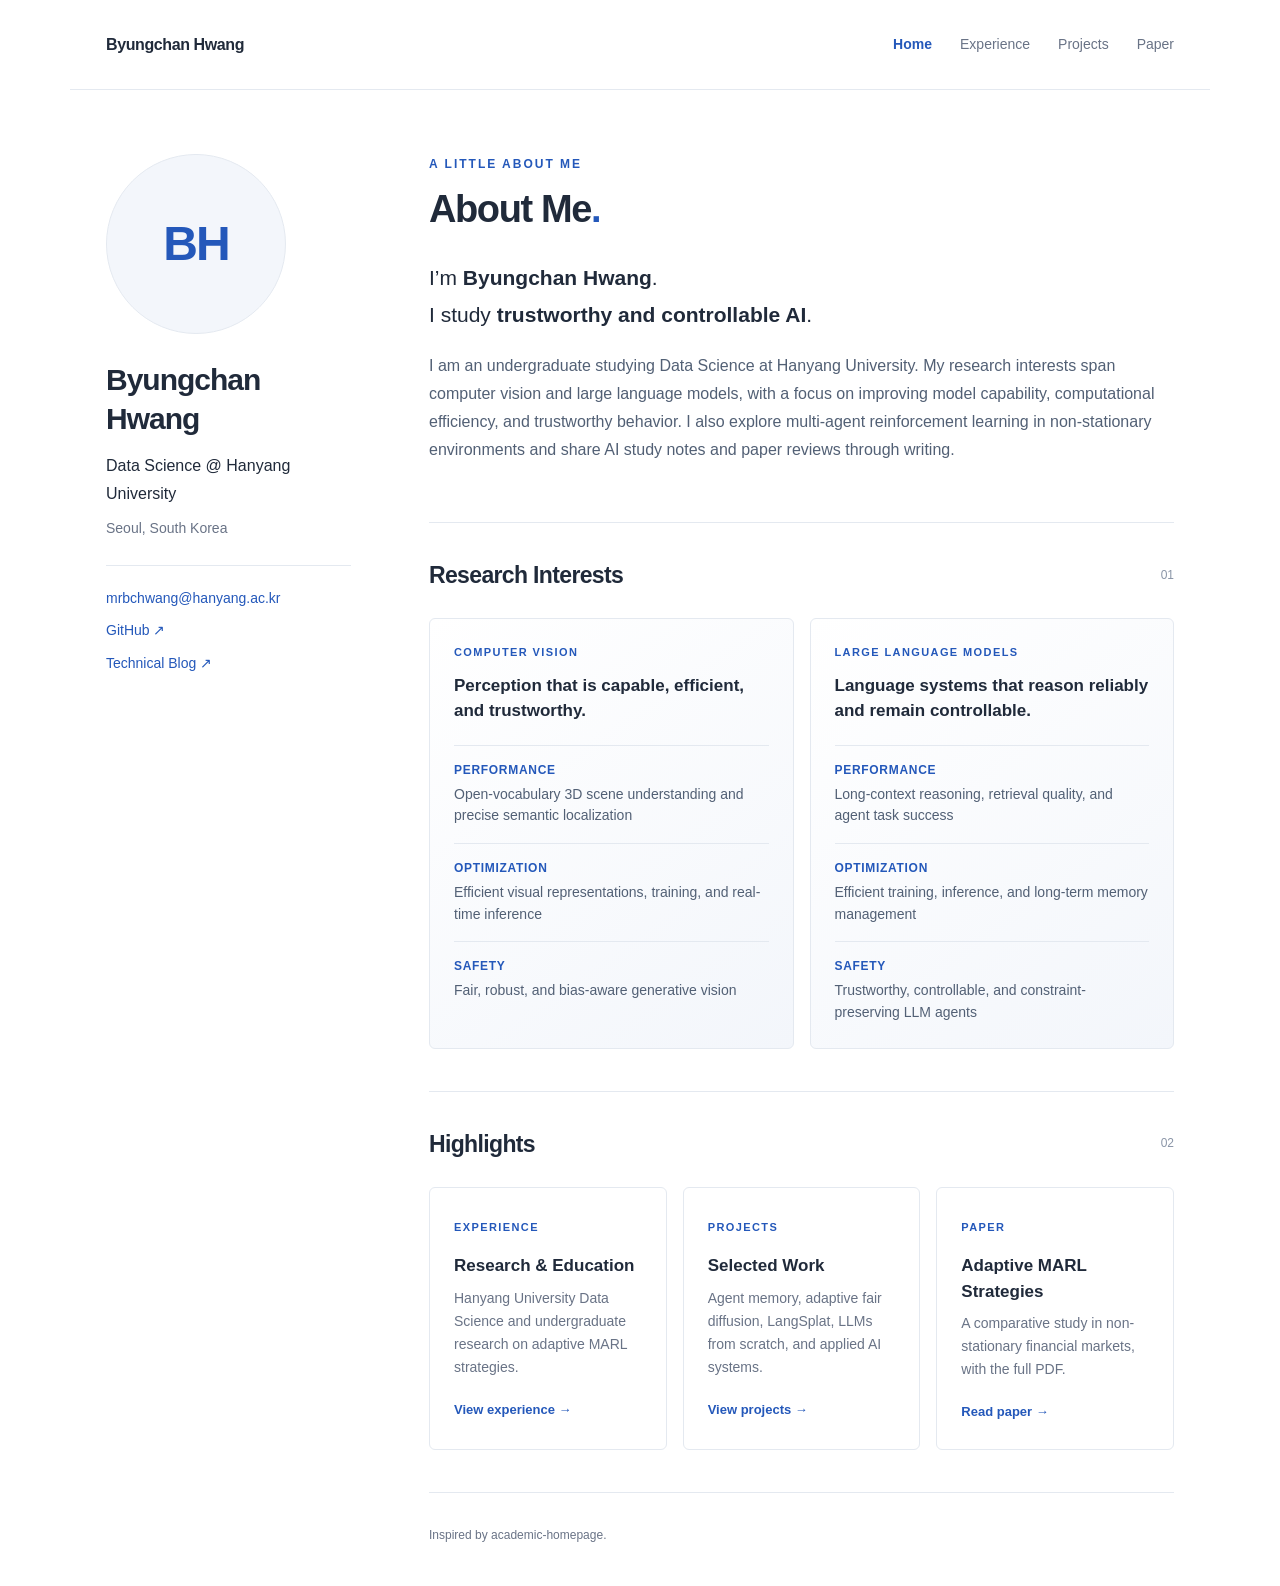
<file: index.html>
<!doctype html><html lang="en"><head><meta charset="utf-8"><meta name="viewport" content="width=device-width, initial-scale=1"><meta http-equiv="refresh" content="0; url=home/"><link rel="canonical" href="https://hanyangchan.github.io/home/"><title>Byungchan Hwang</title></head><body><p><a href="home/">Continue to the homepage</a></p></body></html>
</file>
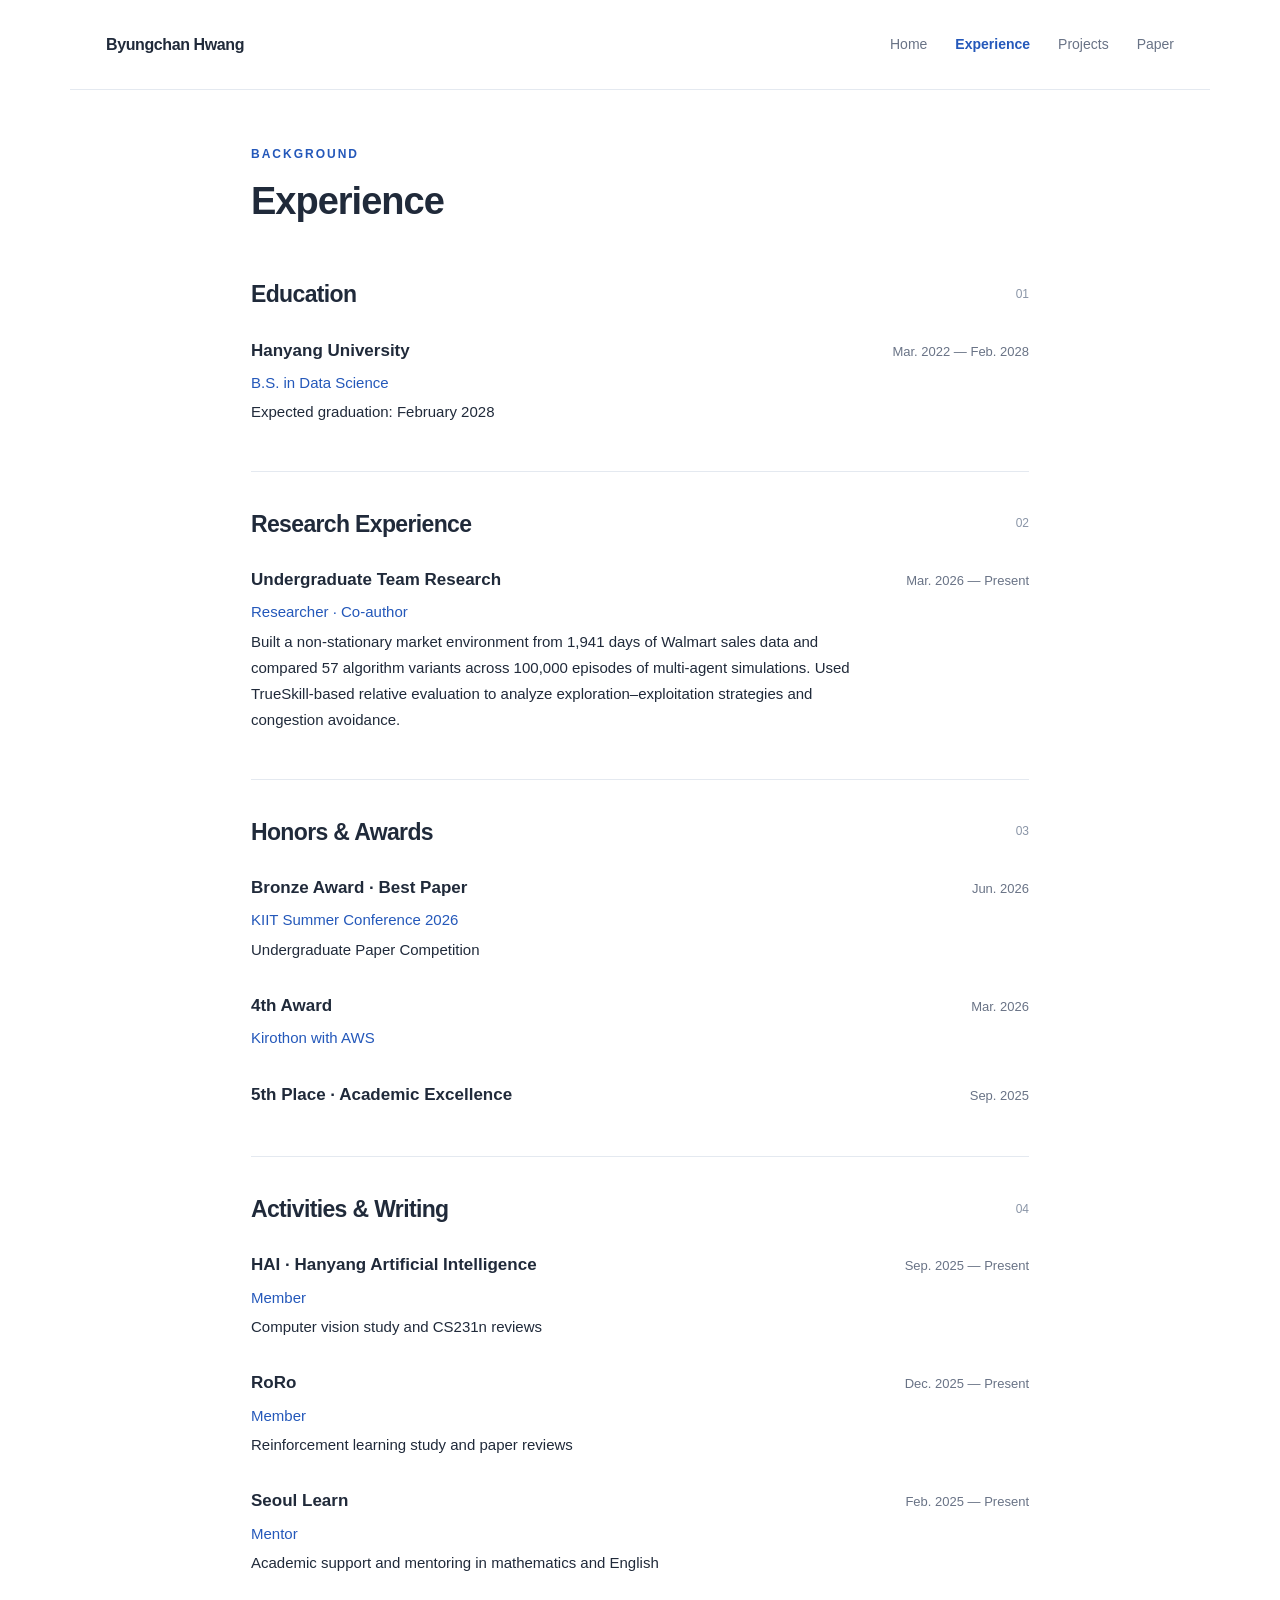
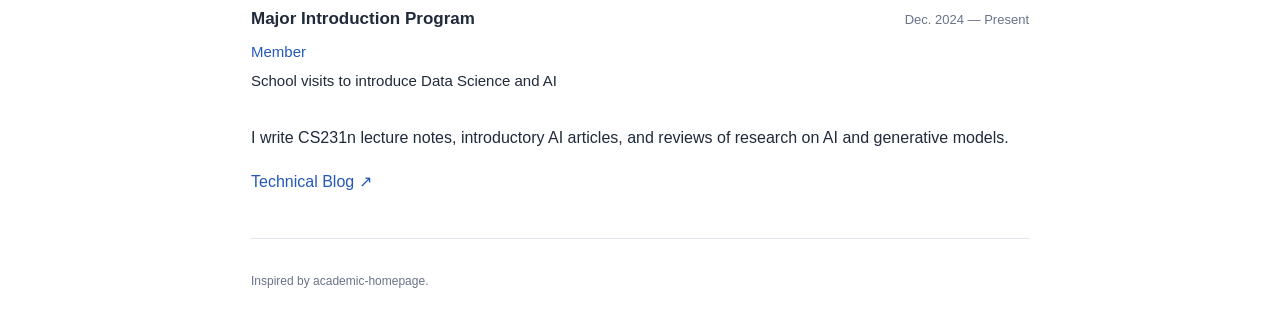
<file: experience/index.html>
<!doctype html><html lang="en"><head><meta charset="utf-8"><meta name="viewport" content="width=device-width, initial-scale=1"><meta name="description" content="Education, research experience, awards, and activities of Byungchan Hwang."><title>Experience · Byungchan Hwang</title><link rel="stylesheet" href="../style.css"></head><body><a class="skip" href="#content">Skip to content</a><header class="top"><a class="wordmark" href="../home/">Byungchan Hwang</a><nav aria-label="Main navigation"><a href="../home/">Home</a><a href="../experience/" aria-current="page">Experience</a><a href="../projects/">Projects</a><a href="../paper/">Paper</a></nav></header>
<main class="content-page" id="content"><p class="eyebrow">BACKGROUND</p><h1>Experience</h1><section><div class="section-title"><h2>Education</h2><span>01</span></div><article class="entry"><div><h3>Hanyang University</h3><p class="position">B.S. in Data Science</p><p>Expected graduation: February 2028</p></div><time>Mar. 2022 — Feb. 2028</time></article></section>
<section><div class="section-title"><h2>Research Experience</h2><span>02</span></div><article class="entry"><div><h3>Undergraduate Team Research</h3><p class="position">Researcher · Co-author</p><p>Built a non-stationary market environment from 1,941 days of Walmart sales data and compared 57 algorithm variants across 100,000 episodes of multi-agent simulations. Used TrueSkill-based relative evaluation to analyze exploration–exploitation strategies and congestion avoidance.</p></div><time>Mar. 2026 — Present</time></article></section>
<section><div class="section-title"><h2>Honors & Awards</h2><span>03</span></div><article class="entry"><div><h3>Bronze Award · Best Paper</h3><p class="position">KIIT Summer Conference 2026</p><p>Undergraduate Paper Competition</p></div><time>Jun. 2026</time></article><article class="entry"><div><h3>4th Award</h3><p class="position">Kirothon with AWS</p></div><time>Mar. 2026</time></article><article class="entry"><div><h3>5th Place · Academic Excellence</h3></div><time>Sep. 2025</time></article></section>
<section><div class="section-title"><h2>Activities & Writing</h2><span>04</span></div><article class="entry"><div><h3>HAI · Hanyang Artificial Intelligence</h3><p class="position">Member</p><p>Computer vision study and CS231n reviews</p></div><time>Sep. 2025 — Present</time></article><article class="entry"><div><h3>RoRo</h3><p class="position">Member</p><p>Reinforcement learning study and paper reviews</p></div><time>Dec. 2025 — Present</time></article><article class="entry"><div><h3>Seoul Learn</h3><p class="position">Mentor</p><p>Academic support and mentoring in mathematics and English</p></div><time>Feb. 2025 — Present</time></article><article class="entry"><div><h3>Major Introduction Program</h3><p class="position">Member</p><p>School visits to introduce Data Science and AI</p></div><time>Dec. 2024 — Present</time></article><p>I write CS231n lecture notes, introductory AI articles, and reviews of research on AI and generative models.</p><a href="https://ai-duck1.tistory.com/" target="_blank" rel="noopener noreferrer">Technical Blog ↗</a></section><footer><span>Inspired by <a href="https://github.com/luost26/academic-homepage" target="_blank" rel="noopener noreferrer">academic-homepage</a>.</span></footer></main></body></html>
</file>
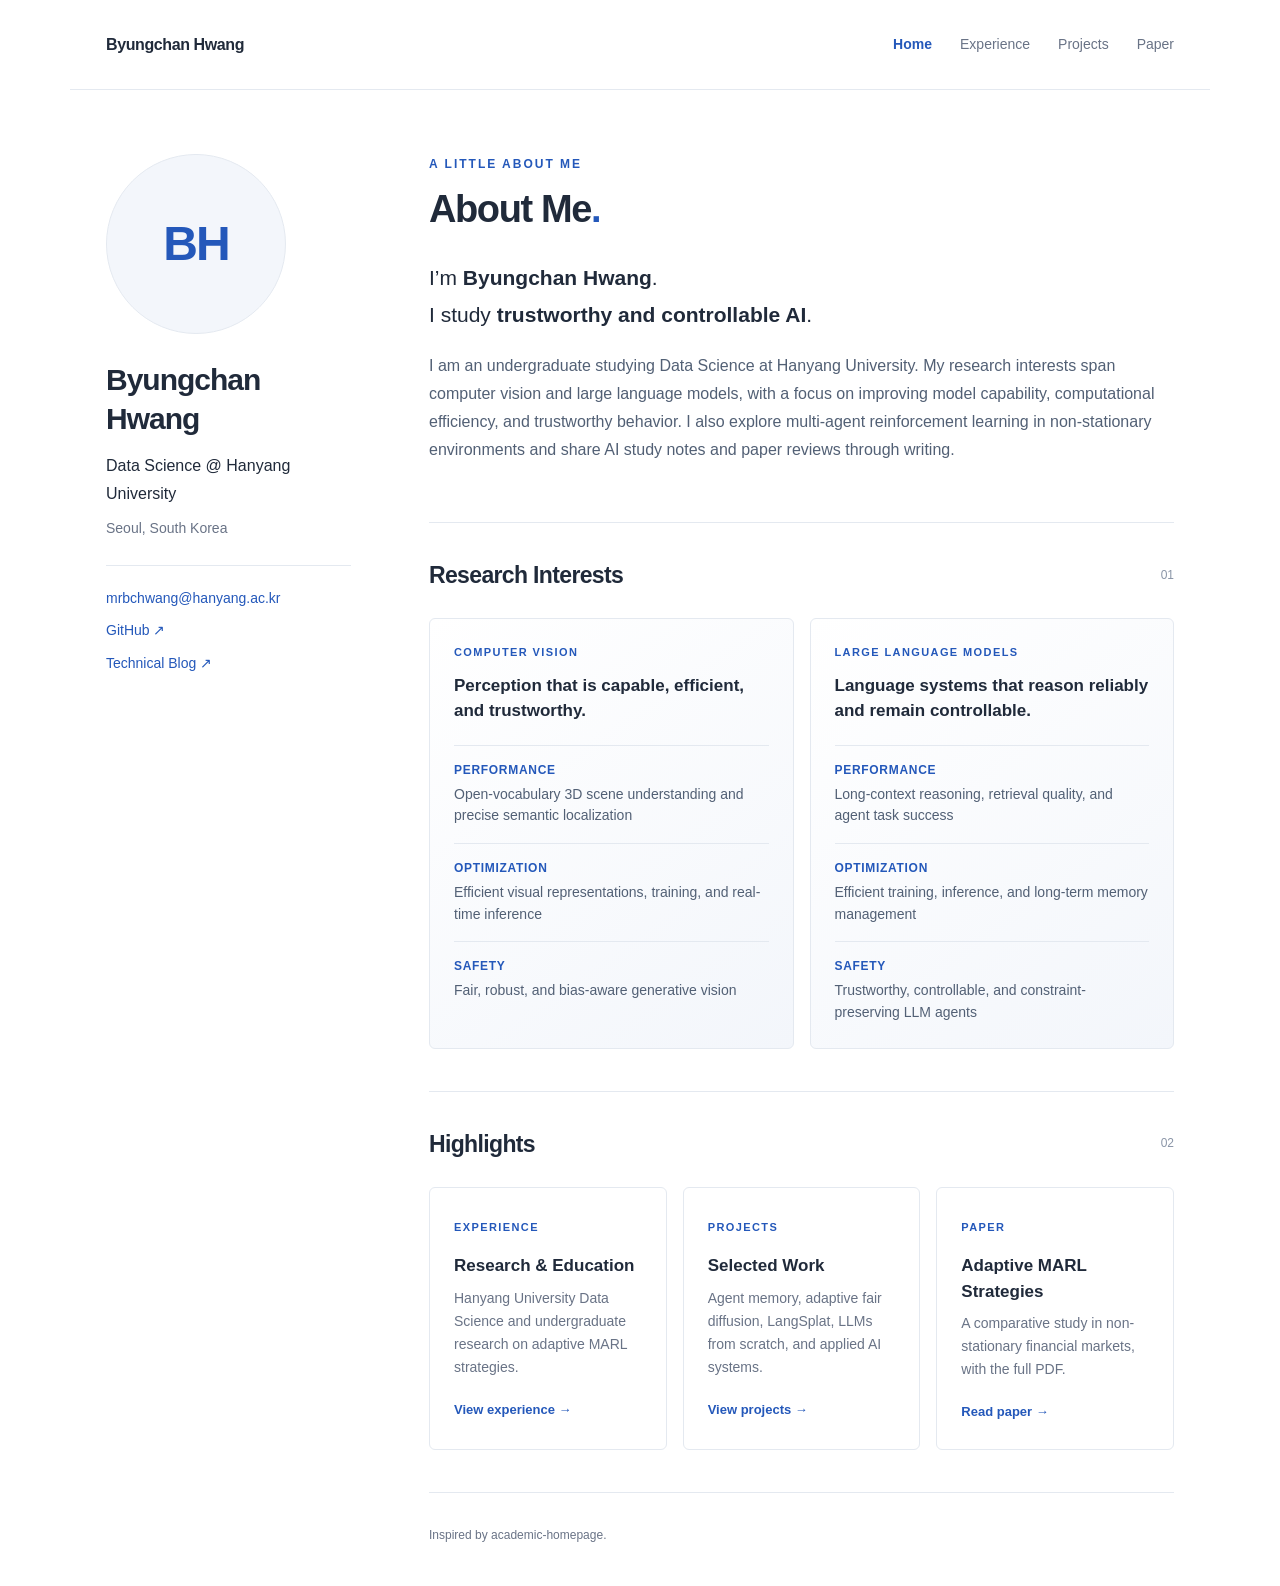
<file: home/index.html>
<!doctype html>
<html lang="en"><head><meta charset="utf-8"><meta name="viewport" content="width=device-width, initial-scale=1"><meta name="description" content="Byungchan Hwang — Data Science at Hanyang University. Research, projects, and publications in AI."><meta name="theme-color" content="#2458ba"><title>Home · Byungchan Hwang</title><link rel="stylesheet" href="../style.css"></head>
<body><a class="skip" href="#content">Skip to content</a><header class="top"><a class="wordmark" href="../home/">Byungchan Hwang</a><nav aria-label="Main navigation"><a href="../home/" aria-current="page">Home</a><a href="../experience/">Experience</a><a href="../projects/">Projects</a><a href="../paper/">Paper</a></nav></header>
<div class="layout"><aside class="profile"><div class="portrait" aria-label="Byungchan Hwang initials"><span>BH</span></div><h1>Byungchan Hwang</h1><p class="role">Data Science @ Hanyang University</p><p class="location">Seoul, South Korea</p><div class="contact"><a href="mailto:mrbchwang@hanyang.ac.kr">mrbchwang@hanyang.ac.kr</a><a href="https://github.com/HanyangChan" target="_blank" rel="noopener noreferrer">GitHub ↗</a><a href="https://ai-duck1.tistory.com/" target="_blank" rel="noopener noreferrer">Technical Blog ↗</a></div></aside>
<main id="content"><section class="about"><p class="eyebrow">A LITTLE ABOUT ME</p><h2>About Me<span>.</span></h2><p class="intro">I’m <strong>Byungchan Hwang</strong>.<br>I study <strong>trustworthy and controllable AI</strong>.</p><p>I am an undergraduate studying Data Science at Hanyang University. My research interests span computer vision and large language models, with a focus on improving model capability, computational efficiency, and trustworthy behavior. I also explore multi-agent reinforcement learning in non-stationary environments and share AI study notes and paper reviews through writing.</p></section>
<section class="research-focus"><div class="section-title"><h2>Research Interests</h2><span>01</span></div><div class="focus-grid"><article class="focus-card"><p class="focus-label">COMPUTER VISION</p><h3>Perception that is capable, efficient, and trustworthy.</h3><ul><li><strong>Performance</strong><span>Open-vocabulary 3D scene understanding and precise semantic localization</span></li><li><strong>Optimization</strong><span>Efficient visual representations, training, and real-time inference</span></li><li><strong>Safety</strong><span>Fair, robust, and bias-aware generative vision</span></li></ul></article><article class="focus-card"><p class="focus-label">LARGE LANGUAGE MODELS</p><h3>Language systems that reason reliably and remain controllable.</h3><ul><li><strong>Performance</strong><span>Long-context reasoning, retrieval quality, and agent task success</span></li><li><strong>Optimization</strong><span>Efficient training, inference, and long-term memory management</span></li><li><strong>Safety</strong><span>Trustworthy, controllable, and constraint-preserving LLM agents</span></li></ul></article></div></section>
<section><div class="section-title"><h2>Highlights</h2><span>02</span></div><div class="summary-grid"><a class="summary-card" href="../experience/"><span>EXPERIENCE</span><h3>Research & Education</h3><p>Hanyang University Data Science and undergraduate research on adaptive MARL strategies.</p><strong>View experience →</strong></a><a class="summary-card" href="../projects/"><span>PROJECTS</span><h3>Selected Work</h3><p>Agent memory, adaptive fair diffusion, LangSplat, LLMs from scratch, and applied AI systems.</p><strong>View projects →</strong></a><a class="summary-card" href="../paper/"><span>PAPER</span><h3>Adaptive MARL Strategies</h3><p>A comparative study in non-stationary financial markets, with the full PDF.</p><strong>Read paper →</strong></a></div></section><footer><span>Inspired by <a href="https://github.com/luost26/academic-homepage" target="_blank" rel="noopener noreferrer">academic-homepage</a>.</span></footer></main></div></body></html>
</file>
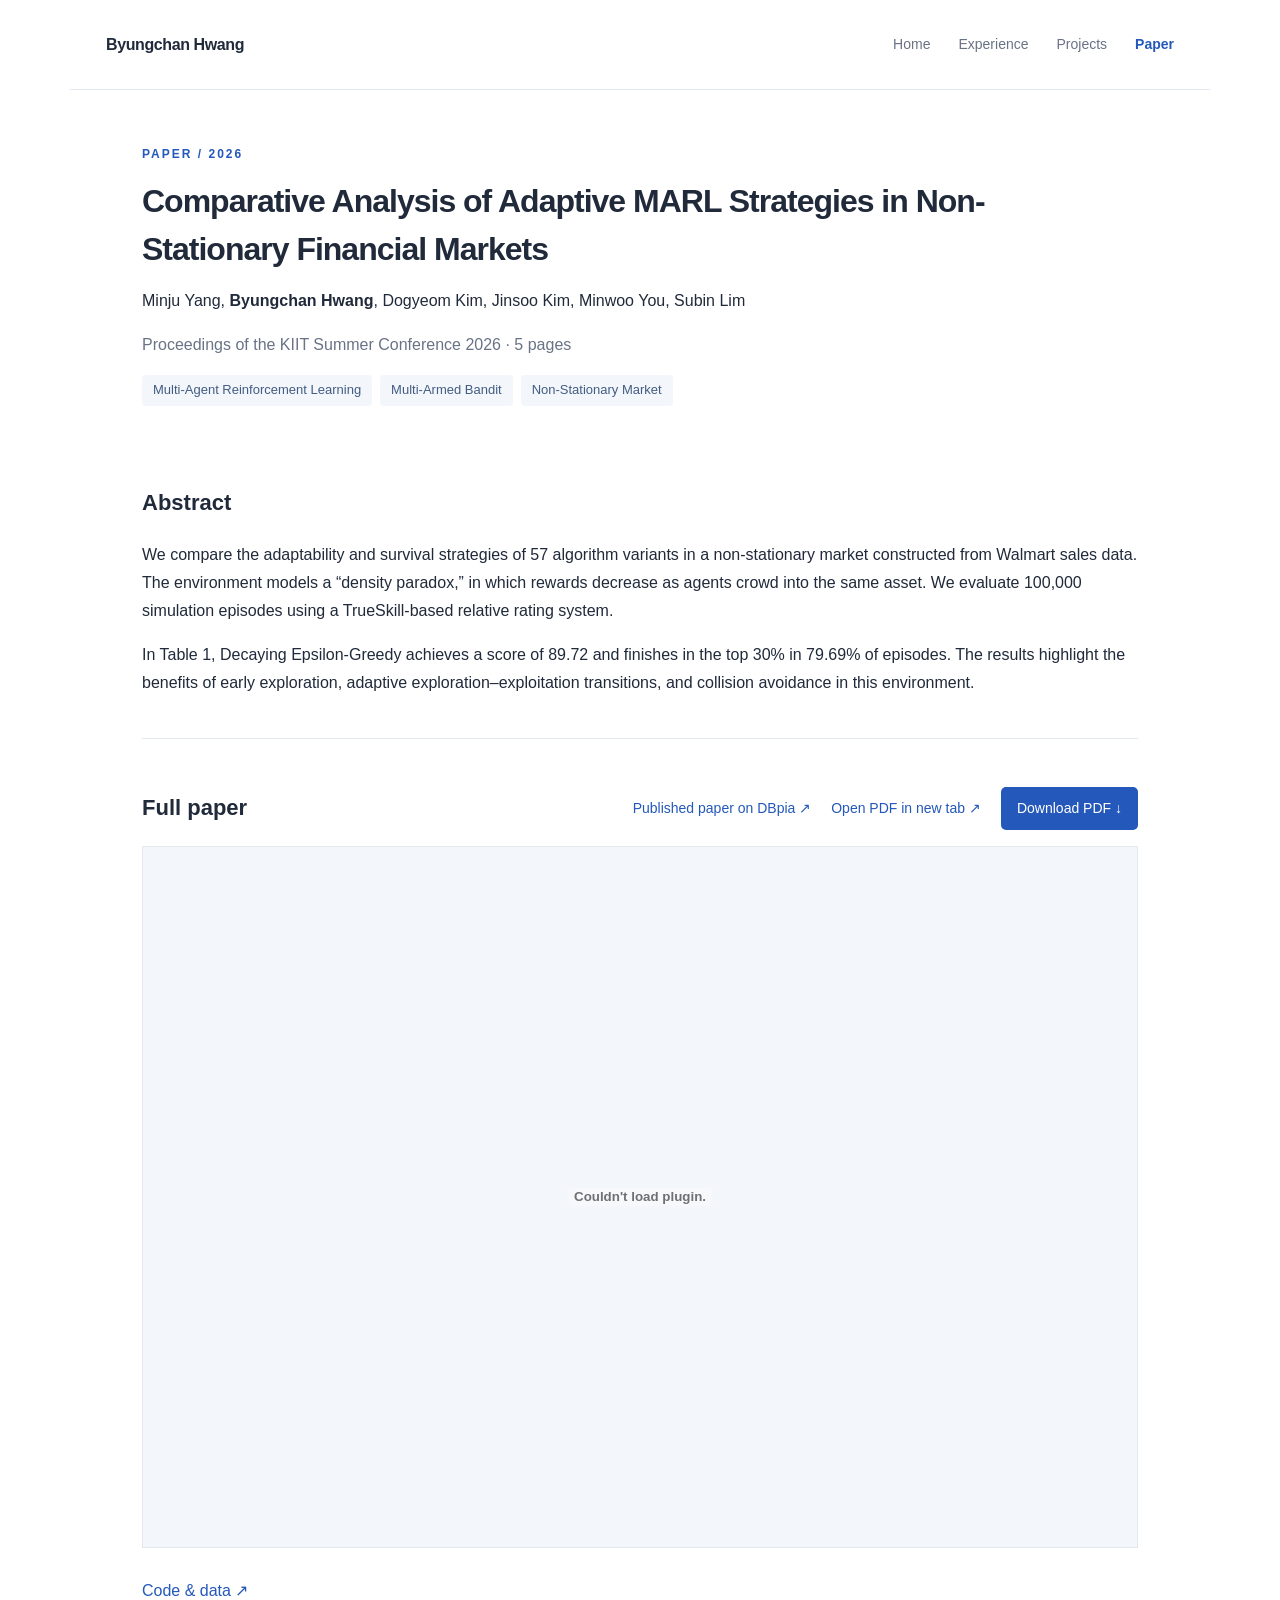
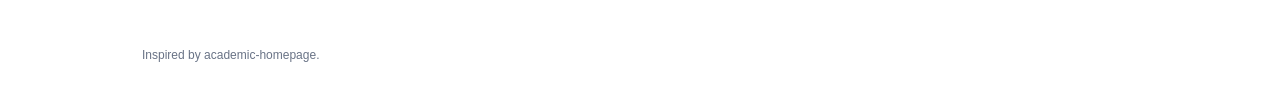
<file: paper/index.html>
<!doctype html>
<html lang="en">
  <head>
    <meta charset="utf-8" />
    <meta name="viewport" content="width=device-width, initial-scale=1" />
    <meta
      name="description"
      content="Research paper by Byungchan Hwang on adaptive multi-agent reinforcement learning in non-stationary markets."
    />
    <title>Paper · Byungchan Hwang</title>
    <link rel="stylesheet" href="../style.css" />
  </head>
  <body>
    <a class="skip" href="#paper">Skip to content</a>
    <header class="top">
      <a class="wordmark" href="../home/">Byungchan Hwang</a>
      <nav aria-label="Main navigation">
        <a href="../home/">Home</a><a href="../experience/">Experience</a
        ><a href="../projects/">Projects</a
        ><a href="../paper/" aria-current="page">Paper</a>
      </nav>
    </header>
    <main class="paper-page" id="paper">
      <p class="eyebrow">PAPER / 2026</p>
      <h1>
        Comparative Analysis of Adaptive MARL Strategies in Non-Stationary
        Financial Markets
      </h1>
      <p>
        Minju Yang, <strong>Byungchan Hwang</strong>, Dogyeom Kim, Jinsoo Kim,
        Minwoo You, Subin Lim
      </p>
      <p class="muted">
        Proceedings of the KIIT Summer Conference 2026 · 5 pages
      </p>
      <div class="tags">
        <span>Multi-Agent Reinforcement Learning</span
        ><span>Multi-Armed Bandit</span><span>Non-Stationary Market</span>
      </div>
      <section class="paper-summary">
        <h2>Abstract</h2>
        <p>
          We compare the adaptability and survival strategies of 57 algorithm
          variants in a non-stationary market constructed from Walmart sales
          data. The environment models a “density paradox,” in which rewards
          decrease as agents crowd into the same asset. We evaluate 100,000
          simulation episodes using a TrueSkill-based relative rating system.
        </p>
        <p>
          In Table 1, Decaying Epsilon-Greedy achieves a score of 89.72 and
          finishes in the top 30% in 79.69% of episodes. The results highlight
          the benefits of early exploration, adaptive exploration–exploitation
          transitions, and collision avoidance in this environment.
        </p>
      </section>
      <div class="viewer-heading">
        <h2>Full paper</h2>
        <div class="paper-actions">
          <a
            href="https://www.dbpia.co.kr/journal/articleDetail?nodeId=NODE12901355"
            target="_blank"
            rel="noopener noreferrer"
            >Published paper on DBpia ↗</a
          ><a
            href="../assets/marl-nonstationary-markets.pdf"
            target="_blank"
            rel="noopener noreferrer"
            >Open PDF in new tab ↗</a
          ><a
            class="button"
            href="../assets/marl-nonstationary-markets.pdf"
            download
            >Download PDF ↓</a
          >
        </div>
      </div>
      <object
        class="pdf-viewer"
        data="../assets/marl-nonstationary-markets.pdf#view=FitH"
        type="application/pdf"
        aria-label="Paper PDF viewer"
      ></object>
      <div class="mobile-pdf-pages" aria-label="Full paper pages">
        <p class="mobile-reader-note">
          Tap a page to view it at full resolution.
        </p>
        <a
          href="../assets/paper-pages/page-1.jpg"
          target="_blank"
          rel="noopener noreferrer"
          ><img
            src="../assets/paper-pages/page-1.jpg"
            alt="Paper page 1"
            width="1240"
            height="1754"
        /></a>
        <a
          href="../assets/paper-pages/page-2.jpg"
          target="_blank"
          rel="noopener noreferrer"
          ><img
            src="../assets/paper-pages/page-2.jpg"
            alt="Paper page 2"
            width="1240"
            height="1754"
            loading="lazy"
        /></a>
        <a
          href="../assets/paper-pages/page-3.jpg"
          target="_blank"
          rel="noopener noreferrer"
          ><img
            src="../assets/paper-pages/page-3.jpg"
            alt="Paper page 3"
            width="1240"
            height="1754"
            loading="lazy"
        /></a>
        <a
          href="../assets/paper-pages/page-4.jpg"
          target="_blank"
          rel="noopener noreferrer"
          ><img
            src="../assets/paper-pages/page-4.jpg"
            alt="Paper page 4"
            width="1240"
            height="1754"
            loading="lazy"
        /></a>
        <a
          href="../assets/paper-pages/page-5.jpg"
          target="_blank"
          rel="noopener noreferrer"
          ><img
            src="../assets/paper-pages/page-5.jpg"
            alt="Paper page 5"
            width="1240"
            height="1754"
            loading="lazy"
        /></a>
      </div>
      <p class="code-link">
        <a
          href="https://github.com/HanyangTechAI/2026-HAI-MARL"
          target="_blank"
          rel="noopener noreferrer"
          >Code & data ↗</a
        >
      </p>
      <footer>
        <span
          >Inspired by
          <a
            href="https://github.com/luost26/academic-homepage"
            target="_blank"
            rel="noopener noreferrer"
            >academic-homepage</a
          >.</span
        >
      </footer>
    </main>
  </body>
</html>
</file>
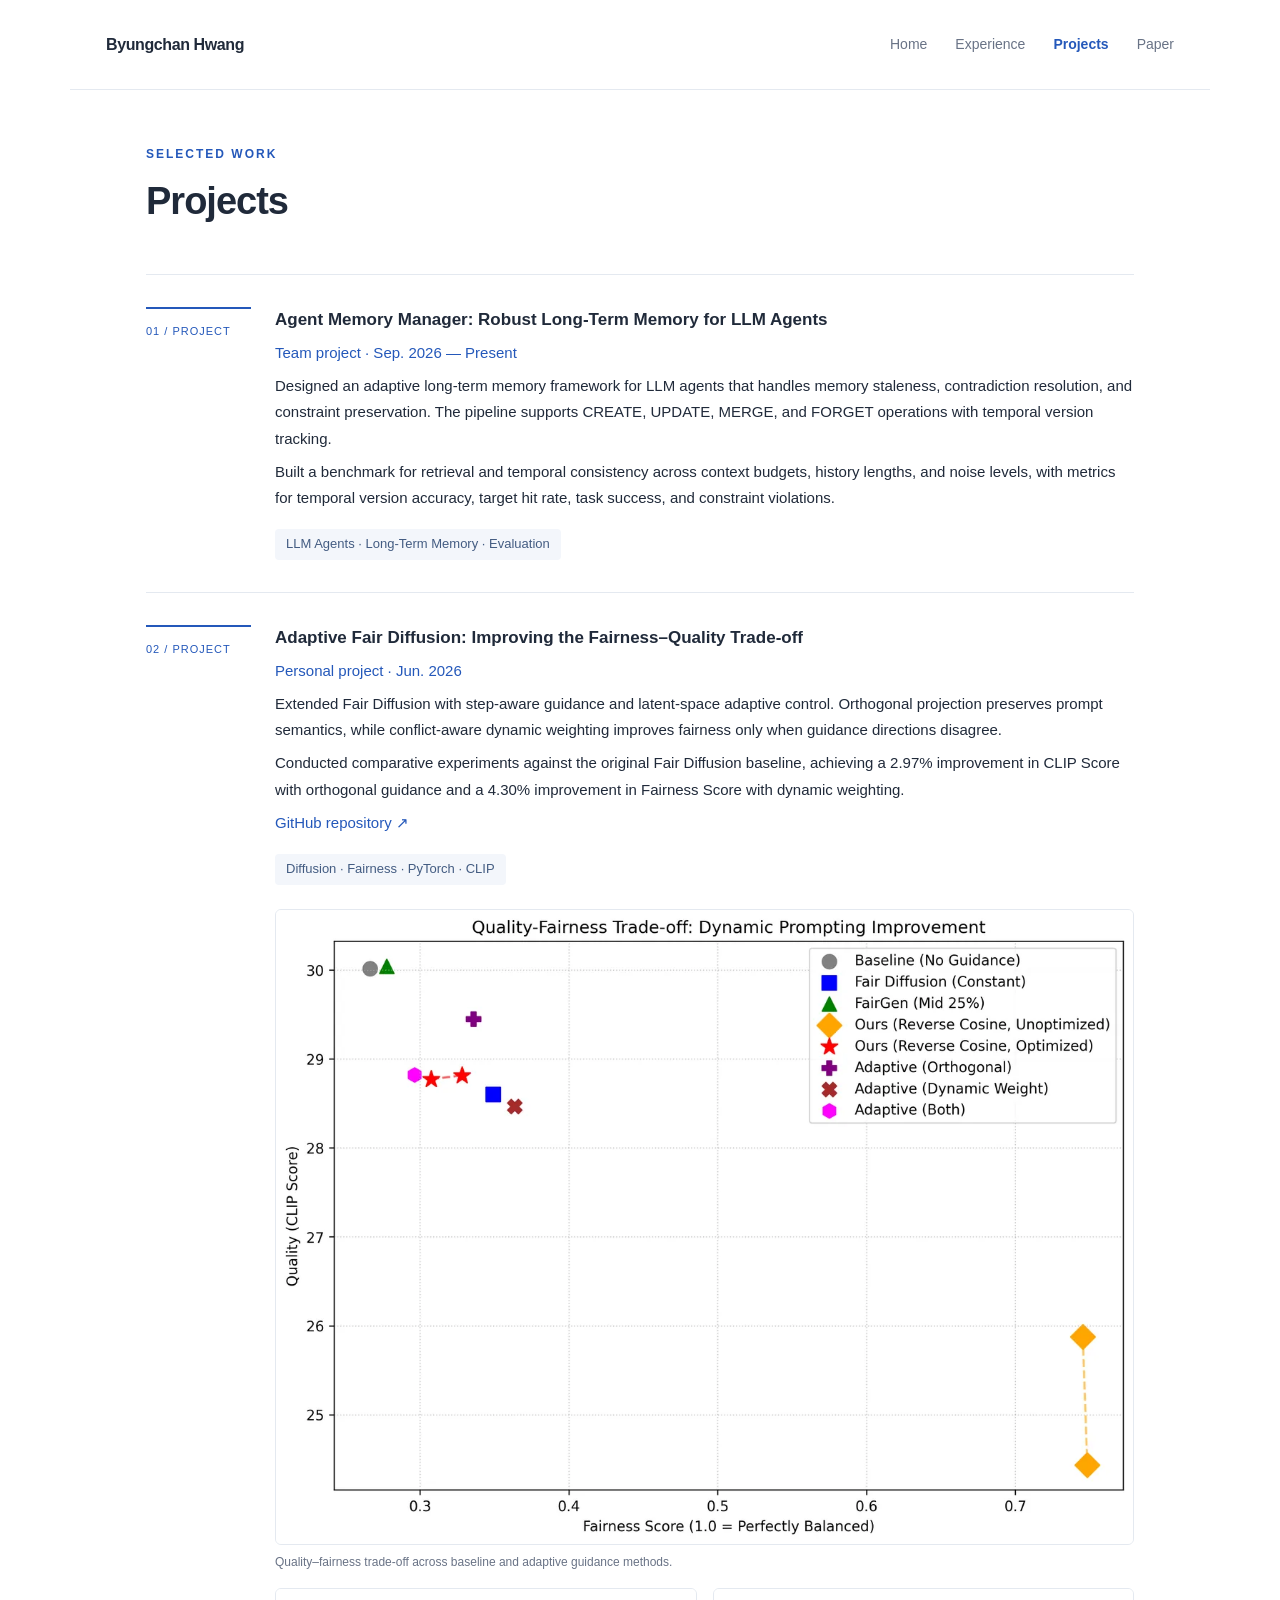
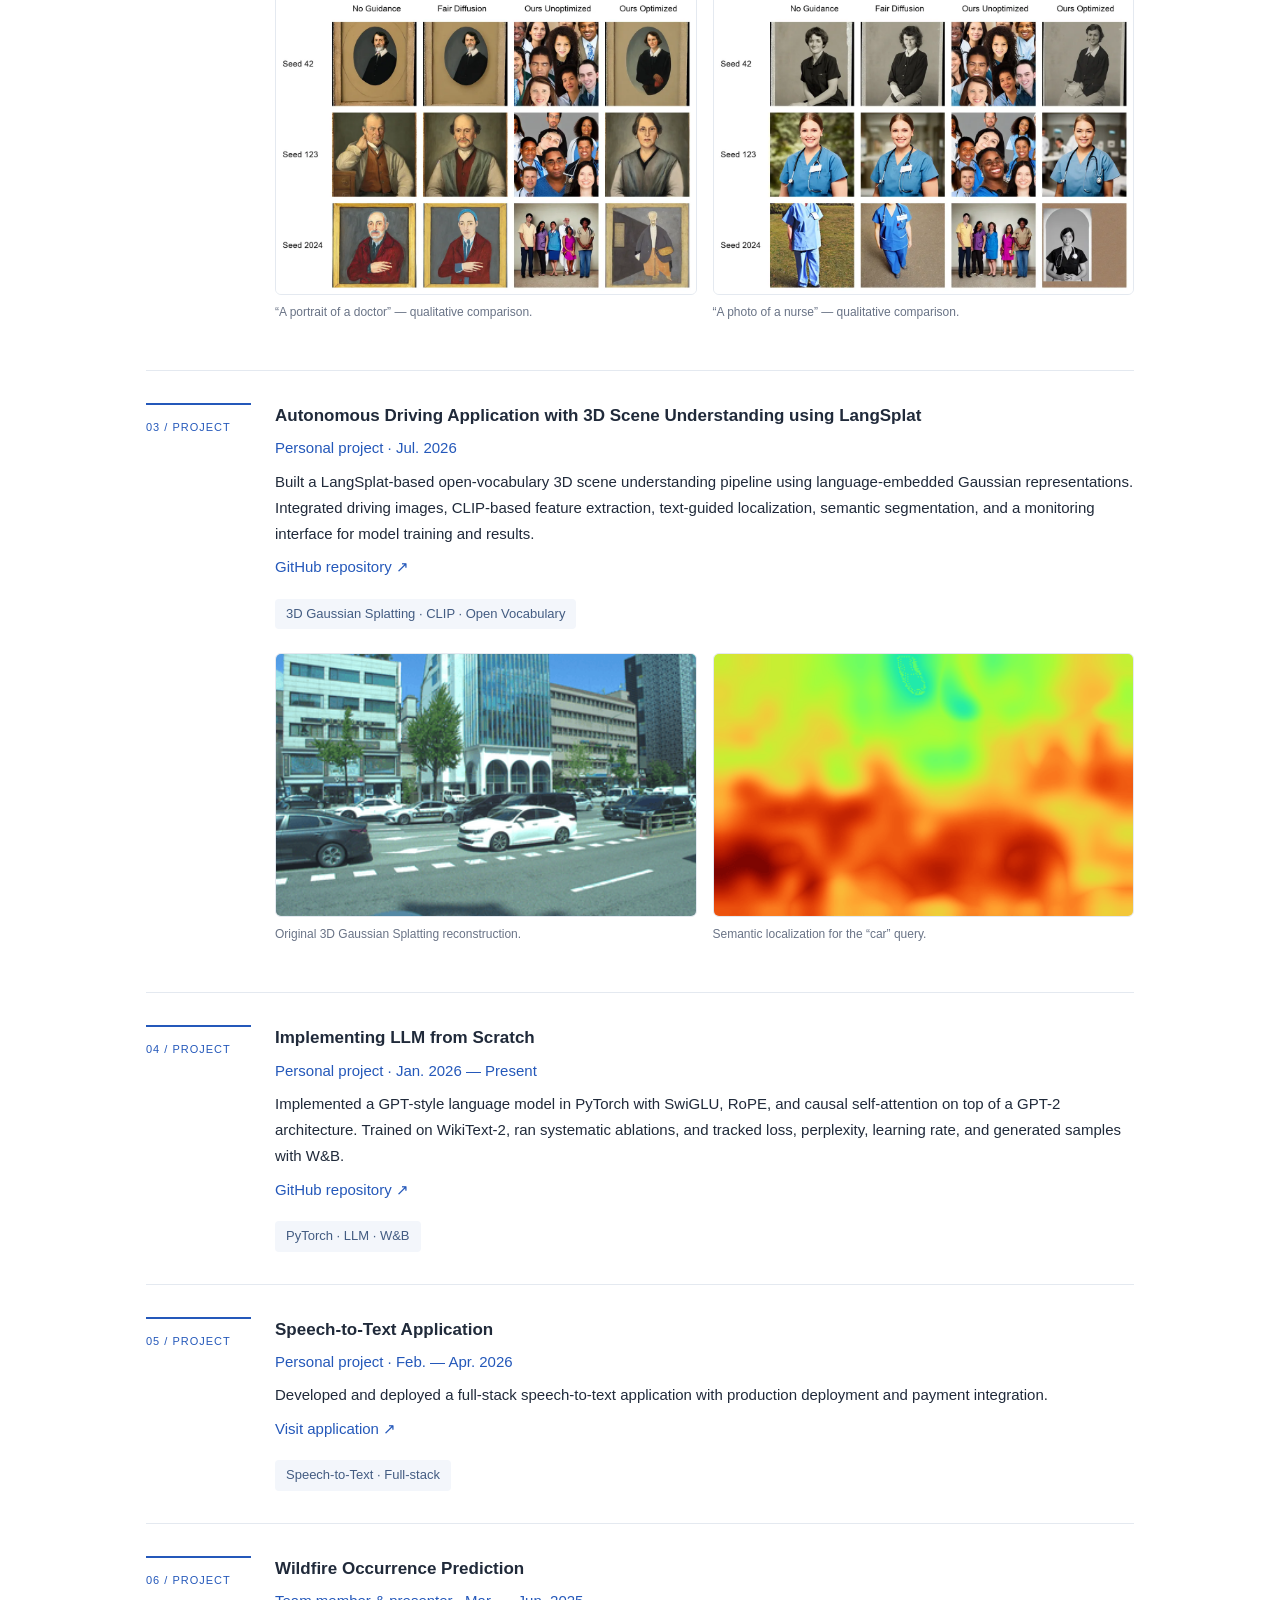
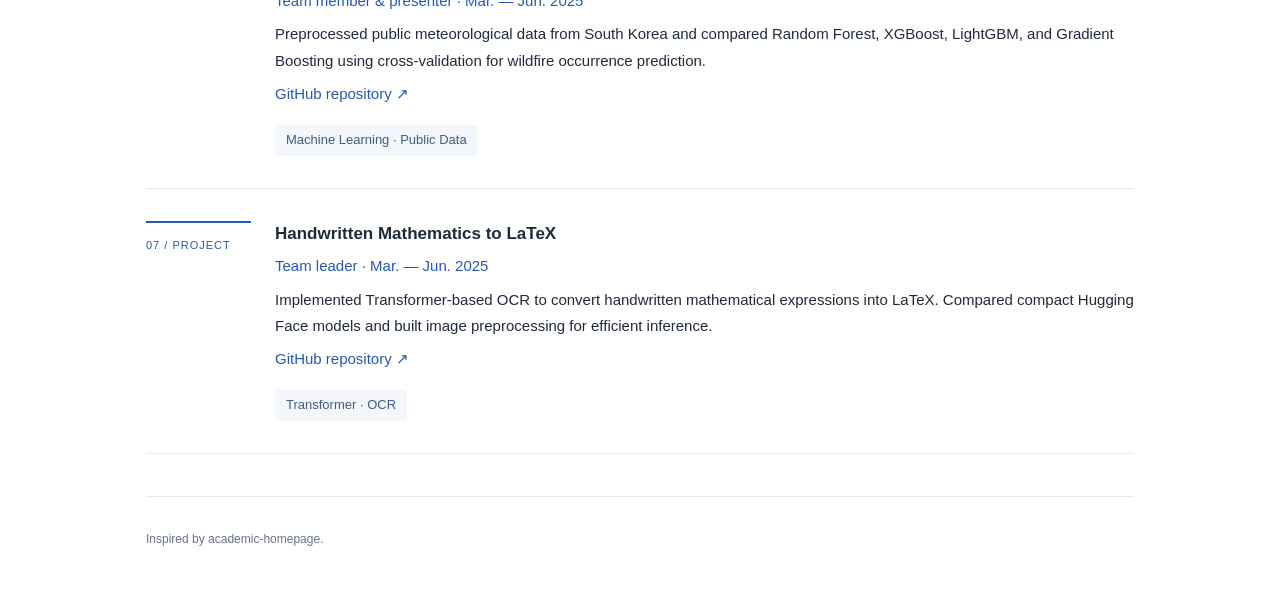
<file: projects/index.html>
<!doctype html>
<html lang="en">
<head>
  <meta charset="utf-8">
  <meta name="viewport" content="width=device-width, initial-scale=1">
  <meta name="description" content="Selected AI and data science projects by Byungchan Hwang.">
  <title>Projects · Byungchan Hwang</title>
  <link rel="stylesheet" href="../style.css">
</head>
<body>
  <a class="skip" href="#content">Skip to content</a>
  <header class="top">
    <a class="wordmark" href="../home/">Byungchan Hwang</a>
    <nav aria-label="Main navigation">
      <a href="../home/">Home</a>
      <a href="../experience/">Experience</a>
      <a href="../projects/" aria-current="page">Projects</a>
      <a href="../paper/">Paper</a>
    </nav>
  </header>
  <main class="content-page projects-page" id="content">
    <p class="eyebrow">SELECTED WORK</p>
    <h1>Projects</h1>
    <section class="project-list">
      <article class="project">
        <div class="project-index">01 / PROJECT</div>
        <div>
          <h3>Agent Memory Manager: Robust Long-Term Memory for LLM Agents</h3>
          <p class="position">Team project · Sep. 2026 — Present</p>
          <p>Designed an adaptive long-term memory framework for LLM agents that handles memory staleness, contradiction resolution, and constraint preservation. The pipeline supports CREATE, UPDATE, MERGE, and FORGET operations with temporal version tracking.</p>
          <p>Built a benchmark for retrieval and temporal consistency across context budgets, history lengths, and noise levels, with metrics for temporal version accuracy, target hit rate, task success, and constraint violations.</p>
          <div class="tags"><span>LLM Agents · Long-Term Memory · Evaluation</span></div>
        </div>
      </article>

      <article class="project project-featured">
        <div class="project-index">02 / PROJECT</div>
        <div>
          <h3>Adaptive Fair Diffusion: Improving the Fairness–Quality Trade-off</h3>
          <p class="position">Personal project · Jun. 2026</p>
          <p>Extended Fair Diffusion with step-aware guidance and latent-space adaptive control. Orthogonal projection preserves prompt semantics, while conflict-aware dynamic weighting improves fairness only when guidance directions disagree.</p>
          <p>Conducted comparative experiments against the original Fair Diffusion baseline, achieving a 2.97% improvement in CLIP Score with orthogonal guidance and a 4.30% improvement in Fairness Score with dynamic weighting.</p>
          <p><a href="https://github.com/HanyangChan/adaptivefairdiffusion" target="_blank" rel="noopener noreferrer">GitHub repository ↗</a></p>
          <div class="tags"><span>Diffusion · Fairness · PyTorch · CLIP</span></div>
          <div class="project-media">
            <figure class="media-wide">
              <img src="../assets/projects/fair-diffusion-tradeoff.webp" loading="lazy" alt="Quality and fairness trade-off across diffusion guidance methods">
              <figcaption>Quality–fairness trade-off across baseline and adaptive guidance methods.</figcaption>
            </figure>
            <div class="media-grid">
              <figure>
                <img src="../assets/projects/fair-diffusion-doctor.webp" loading="lazy" alt="Generated doctor images comparing no guidance, Fair Diffusion, and adaptive methods">
                <figcaption>“A portrait of a doctor” — qualitative comparison.</figcaption>
              </figure>
              <figure>
                <img src="../assets/projects/fair-diffusion-nurse.webp" loading="lazy" alt="Generated nurse images comparing no guidance, Fair Diffusion, and adaptive methods">
                <figcaption>“A photo of a nurse” — qualitative comparison.</figcaption>
              </figure>
            </div>
          </div>
        </div>
      </article>

      <article class="project project-featured">
        <div class="project-index">03 / PROJECT</div>
        <div>
          <h3>Autonomous Driving Application with 3D Scene Understanding using LangSplat</h3>
          <p class="position">Personal project · Jul. 2026</p>
          <p>Built a LangSplat-based open-vocabulary 3D scene understanding pipeline using language-embedded Gaussian representations. Integrated driving images, CLIP-based feature extraction, text-guided localization, semantic segmentation, and a monitoring interface for model training and results.</p>
          <p><a href="https://github.com/HanyangChan/langsplat_os" target="_blank" rel="noopener noreferrer">GitHub repository ↗</a></p>
          <div class="tags"><span>3D Gaussian Splatting · CLIP · Open Vocabulary</span></div>
          <div class="project-media media-grid">
            <figure>
              <img src="../assets/projects/langsplat-driving-original-site.gif" loading="lazy" alt="Animated 3D Gaussian Splatting reconstruction of a driving scene">
              <figcaption>Original 3D Gaussian Splatting reconstruction.</figcaption>
            </figure>
            <figure>
              <img src="../assets/projects/langsplat-driving-car-site.gif" loading="lazy" alt="Animated LangSplat semantic localization result for the car query">
              <figcaption>Semantic localization for the “car” query.</figcaption>
            </figure>
          </div>
        </div>
      </article>

      <article class="project">
        <div class="project-index">04 / PROJECT</div>
        <div>
          <h3>Implementing LLM from Scratch</h3>
          <p class="position">Personal project · Jan. 2026 — Present</p>
          <p>Implemented a GPT-style language model in PyTorch with SwiGLU, RoPE, and causal self-attention on top of a GPT-2 architecture. Trained on WikiText-2, ran systematic ablations, and tracked loss, perplexity, learning rate, and generated samples with W&amp;B.</p>
          <p><a href="https://github.com/HanyangChan/LLM-from-scratch" target="_blank" rel="noopener noreferrer">GitHub repository ↗</a></p>
          <div class="tags"><span>PyTorch · LLM · W&amp;B</span></div>
        </div>
      </article>

      <article class="project">
        <div class="project-index">05 / PROJECT</div>
        <div>
          <h3>Speech-to-Text Application</h3>
          <p class="position">Personal project · Feb. — Apr. 2026</p>
          <p>Developed and deployed a full-stack speech-to-text application with production deployment and payment integration.</p>
          <p><a href="https://noteai.cloud/" target="_blank" rel="noopener noreferrer">Visit application ↗</a></p>
          <div class="tags"><span>Speech-to-Text · Full-stack</span></div>
        </div>
      </article>

      <article class="project">
        <div class="project-index">06 / PROJECT</div>
        <div>
          <h3>Wildfire Occurrence Prediction</h3>
          <p class="position">Team member &amp; presenter · Mar. — Jun. 2025</p>
          <p>Preprocessed public meteorological data from South Korea and compared Random Forest, XGBoost, LightGBM, and Gradient Boosting using cross-validation for wildfire occurrence prediction.</p>
          <p><a href="https://github.com/HanyangChan/ML1_TermProject" target="_blank" rel="noopener noreferrer">GitHub repository ↗</a></p>
          <div class="tags"><span>Machine Learning · Public Data</span></div>
        </div>
      </article>

      <article class="project">
        <div class="project-index">07 / PROJECT</div>
        <div>
          <h3>Handwritten Mathematics to LaTeX</h3>
          <p class="position">Team leader · Mar. — Jun. 2025</p>
          <p>Implemented Transformer-based OCR to convert handwritten mathematical expressions into LaTeX. Compared compact Hugging Face models and built image preprocessing for efficient inference.</p>
          <p><a href="https://github.com/HanyangChan/Easy-to-use-OCR-Handwritten-Mathmatics" target="_blank" rel="noopener noreferrer">GitHub repository ↗</a></p>
          <div class="tags"><span>Transformer · OCR</span></div>
        </div>
      </article>
    </section>
    <footer><span>Inspired by <a href="https://github.com/luost26/academic-homepage" target="_blank" rel="noopener noreferrer">academic-homepage</a>.</span></footer>
  </main>
</body>
</html>
</file>
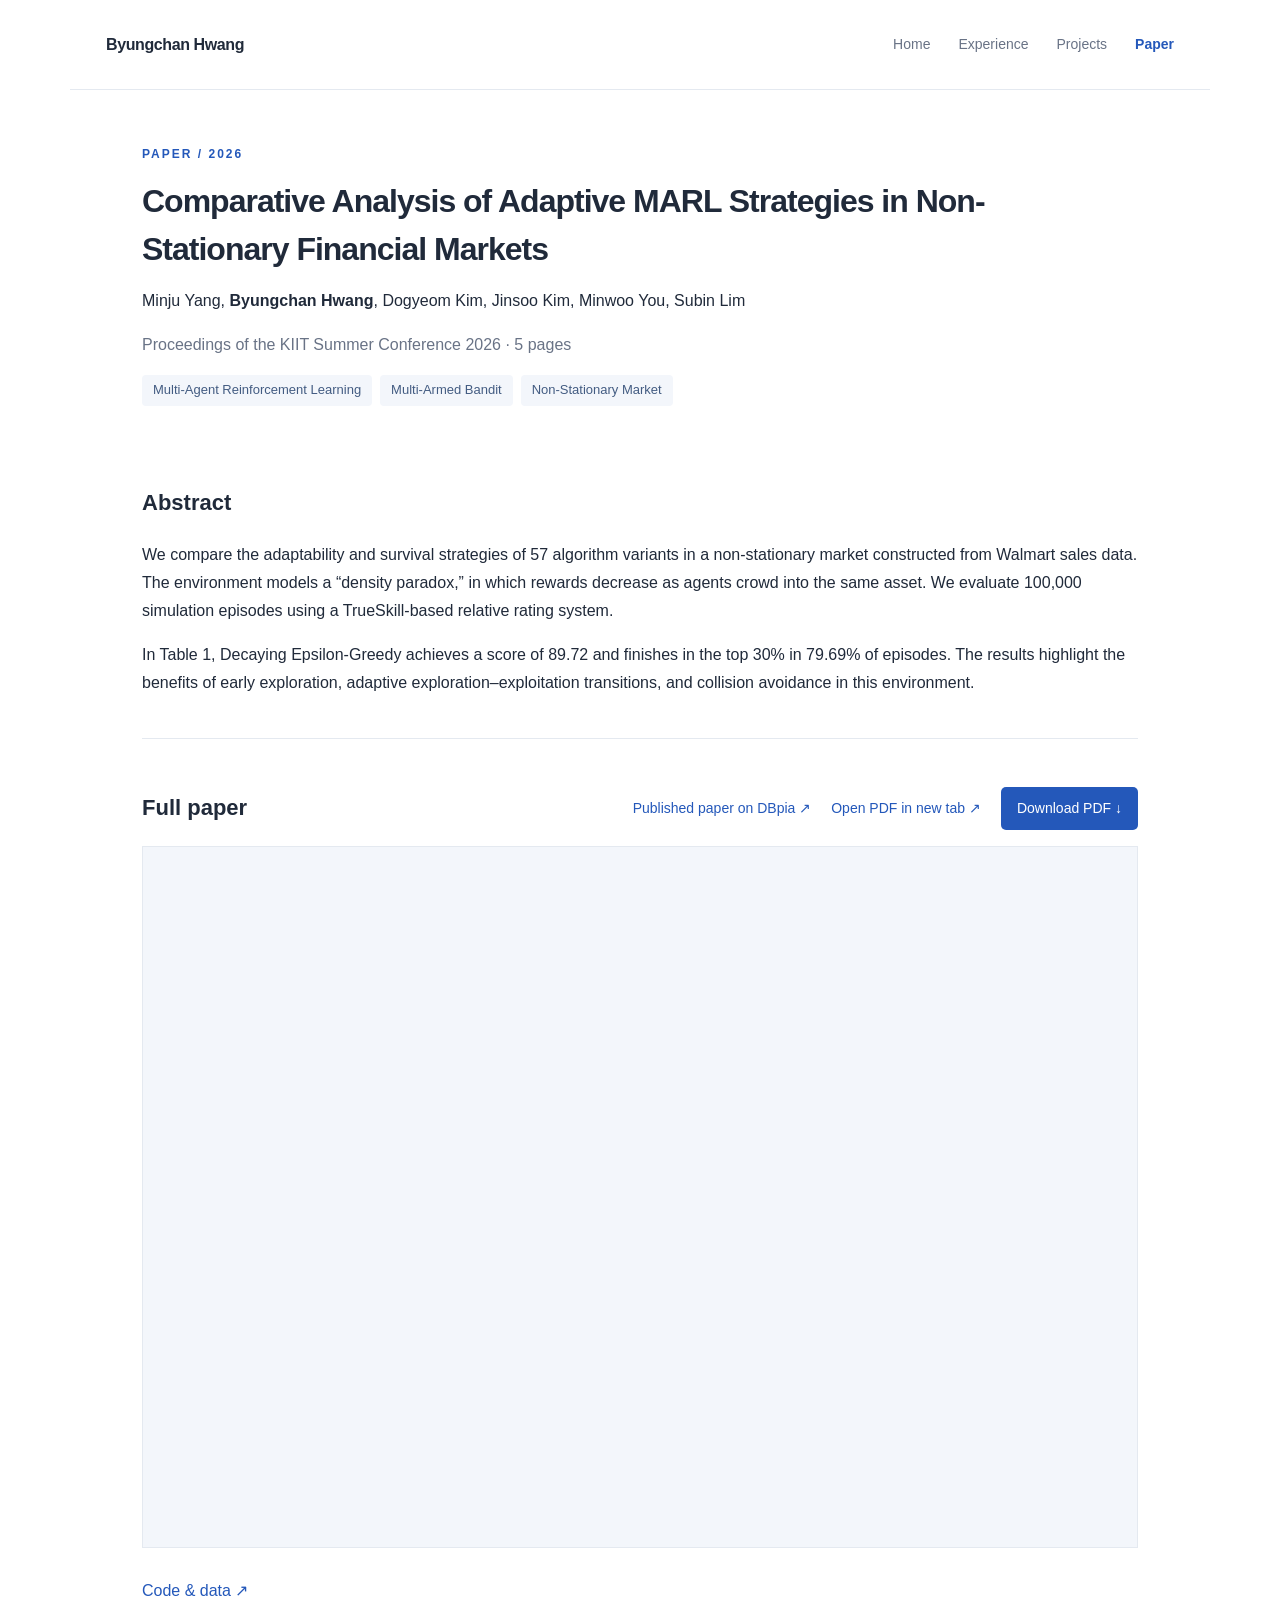
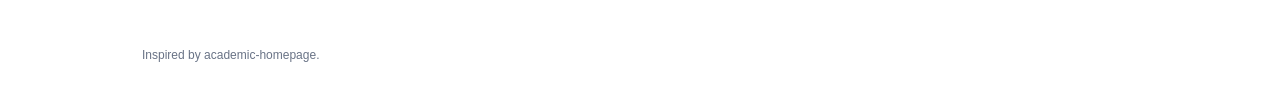
<file: paper.html>
<!doctype html><html lang="en"><head><meta charset="utf-8"><meta name="viewport" content="width=device-width, initial-scale=1"><meta http-equiv="refresh" content="0; url=paper/"><link rel="canonical" href="https://hanyangchan.github.io/paper/"><title>Paper · Byungchan Hwang</title></head><body><p><a href="paper/">Continue to the paper</a></p></body></html>
</file>
<file: style.css>
:root {
  color-scheme: light;
  --ink: #202a3a;
  --muted: #697386;
  --blue: #2458ba;
  --line: #e4e9f0;
  --wash: #f3f6fb;
}
* {
  box-sizing: border-box;
}
html {
  scroll-behavior: smooth;
  scroll-padding-top: 90px;
}
body {
  margin: 0;
  background: #fff;
  color: var(--ink);
  font-family:
    Inter,
    -apple-system,
    BlinkMacSystemFont,
    "Segoe UI",
    "Malgun Gothic",
    sans-serif;
  font-size: 16px;
  line-height: 1.75;
}
a {
  color: var(--blue);
  text-decoration: none;
}
a:hover {
  text-decoration: underline;
}
a:focus-visible {
  outline: 3px solid var(--blue);
  outline-offset: 5px;
}
.skip {
  position: fixed;
  left: 16px;
  top: -100px;
  z-index: 10;
  background: #fff;
  padding: 10px;
}
.skip:focus {
  top: 10px;
}
.top {
  max-width: 1140px;
  margin: auto;
  min-height: 90px;
  display: flex;
  align-items: center;
  justify-content: space-between;
  padding: 20px 36px;
  border-bottom: 1px solid var(--line);
}
.wordmark {
  font-size: 16px;
  font-weight: 700;
  letter-spacing: -0.4px;
  color: var(--ink);
}
.wordmark span,
h2 > span {
  color: var(--blue);
}
nav {
  display: flex;
  gap: 28px;
}
nav a {
  font-size: 14px;
  color: var(--muted);
}
.layout {
  max-width: 1140px;
  margin: auto;
  padding: 64px 36px 24px;
  display: grid;
  grid-template-columns: 245px minmax(0, 1fr);
  gap: 78px;
}
.profile {
  align-self: start;
  position: sticky;
  top: 40px;
}
.portrait {
  width: 180px;
  height: 180px;
  border-radius: 50%;
  background: var(--wash);
  border: 1px solid var(--line);
  display: flex;
  align-items: center;
  justify-content: center;
  object-fit: cover;
}
.portrait span {
  font-size: 14px;
  line-height: 1.6;
  color: #71809b;
  letter-spacing: 3px;
  text-align: center;
}
h1 {
  font-size: 30px;
  line-height: 1.3;
  letter-spacing: -1px;
  margin: 26px 0 14px;
}
h1 span {
  display: block;
  margin-top: 10px;
  font-size: 15px;
  font-weight: 400;
  letter-spacing: 0;
  color: var(--muted);
}
p {
  margin: 8px 0 16px;
}
.role {
  margin-bottom: 4px;
}
.location {
  font-size: 14px;
  color: var(--muted);
}
.contact {
  display: grid;
  gap: 8px;
  margin-top: 24px;
  padding-top: 20px;
  border-top: 1px solid var(--line);
  font-size: 14px;
  color: var(--muted);
  overflow-wrap: anywhere;
}
.profile-note {
  font-size: 14px;
  color: var(--muted);
  margin-top: 34px;
}
.eyebrow {
  font-size: 12px;
  letter-spacing: 2px;
  font-weight: 700;
  color: var(--blue);
  margin: 0 0 12px;
}
.about h2 {
  font-size: 38px;
  line-height: 1.2;
  letter-spacing: -1.4px;
  margin: 0 0 26px;
}
.intro {
  font-size: 21px;
  line-height: 1.8;
  margin-bottom: 18px;
}
.intro strong {
  font-weight: 600;
}
.about > p:not(.eyebrow):not(.intro) {
  color: #526075;
}
.interests {
  margin-top: 28px;
}
h3 {
  font-size: 17px;
  line-height: 1.5;
  margin: 0 0 7px;
  font-weight: 650;
}
.interests h3 {
  font-size: 14px;
  margin-bottom: 12px;
}
.tags {
  display: flex;
  flex-wrap: wrap;
  gap: 8px;
}
.tags span {
  font-size: 13px;
  padding: 4px 11px;
  background: var(--wash);
  color: #435c82;
  border-radius: 4px;
}
section {
  padding-bottom: 42px;
  margin-bottom: 32px;
  border-bottom: 1px solid var(--line);
}
.section-title {
  display: flex;
  justify-content: space-between;
  align-items: center;
  margin-bottom: 23px;
}
.section-title h2 {
  font-size: 23px;
  letter-spacing: -0.65px;
  margin: 0;
}
.section-title > span {
  font-size: 12px;
  color: #8a95a7;
  font-variant-numeric: tabular-nums;
}
.entry {
  display: flex;
  justify-content: space-between;
  gap: 24px;
  margin-bottom: 27px;
}
.entry:last-child {
  margin-bottom: 0;
}
.entry p {
  font-size: 15px;
  margin: 3px 0;
}
.entry time {
  flex-shrink: 0;
  font-size: 13px;
  color: var(--muted);
  padding-top: 3px;
}
.muted {
  color: var(--muted);
}
.position {
  font-size: 14px;
  color: var(--blue);
}
.type {
  display: inline-block;
  font-size: 11px;
  letter-spacing: 1.5px;
  color: var(--blue);
  font-weight: 700;
  margin-bottom: 10px;
}
.publication p,
.project p {
  font-size: 15px;
  margin: 7px 0;
}
.project {
  display: grid;
  grid-template-columns: 105px 1fr;
  gap: 24px;
}
.project-index {
  font-size: 11px;
  letter-spacing: 1px;
  color: var(--blue);
  border-top: 2px solid var(--blue);
  padding-top: 13px;
}
.project .tags {
  margin-top: 18px;
}
footer {
  display: flex;
  justify-content: space-between;
  gap: 20px;
  color: var(--muted);
  font-size: 12px;
  padding-bottom: 16px;
}
footer a {
  color: var(--muted);
}
@media (max-width: 850px) {
  .layout {
    gap: 40px;
    grid-template-columns: 200px minmax(0, 1fr);
    padding-top: 40px;
  }
  .entry {
    display: block;
  }
  .entry time {
    display: block;
    margin-top: 10px;
  }
  .portrait {
    width: 155px;
    height: 155px;
  }
}
@media (max-width: 620px) {
  .top {
    padding: 18px 24px;
    min-height: 72px;
    gap: 18px;
    flex-wrap: wrap;
  }
  nav {
    gap: 18px;
  }
  .layout {
    display: block;
    padding: 32px 24px;
  }
  .profile {
    position: static;
    padding-bottom: 30px;
    margin-bottom: 35px;
    border-bottom: 1px solid var(--line);
  }
  .portrait {
    width: 120px;
    height: 120px;
  }
  .profile-note {
    display: none;
  }
  .contact {
    margin-top: 18px;
  }
  .about h2 {
    font-size: 32px;
  }
  .intro {
    font-size: 19px;
  }
  .section-title h2 {
    font-size: 21px;
  }
  .project {
    grid-template-columns: 1fr;
    gap: 15px;
  }
  .project-index {
    width: 110px;
  }
  section {
    margin-bottom: 26px;
    padding-bottom: 30px;
  }
  footer {
    flex-wrap: wrap;
  }
}
@media (prefers-reduced-motion: reduce) {
  html {
    scroll-behavior: auto;
  }
}

.profile .portrait span {
  font-size: 48px;
  letter-spacing: -2px;
  color: var(--blue);
  font-weight: 600;
}
.project + .project {
  margin-top: 32px;
}
nav {
  flex-wrap: wrap;
}
nav [aria-current="page"] {
  color: var(--blue);
  font-weight: 700;
}
.paper-actions {
  display: flex;
  flex-wrap: wrap;
  align-items: center;
  gap: 20px;
  margin-top: 18px;
  font-size: 14px;
}
.button {
  display: inline-block;
  padding: 9px 16px;
  background: var(--blue);
  color: white;
  border-radius: 5px;
}
.paper-page {
  max-width: 1068px;
  margin: auto;
  padding: 54px 36px 24px;
}
.paper-page h1 {
  max-width: 850px;
  font-size: 32px;
  line-height: 1.5;
  margin-top: 12px;
  word-break: keep-all;
}
.english-title {
  font-size: 19px;
  color: var(--muted);
  max-width: 800px;
}
.paper-summary {
  margin-top: 35px;
  padding: 25px 0;
}
.paper-summary h2,
.viewer-heading h2 {
  font-size: 22px;
}
.viewer-heading {
  display: flex;
  align-items: center;
  justify-content: space-between;
  gap: 16px;
  flex-wrap: wrap;
}
.viewer-heading .paper-actions {
  margin: 0;
}
.viewer-help {
  font-size: 14px;
  color: var(--muted);
}
.pdf-viewer {
  width: 100%;
  height: 78vh;
  min-height: 480px;
  border: 1px solid var(--line);
  background: var(--wash);
}
.code-link {
  margin: 20px 0 40px;
}
@media (max-width: 620px) {
  .paper-page {
    padding: 32px 24px;
  }
  .paper-page h1 {
    font-size: 25px;
  }
  .pdf-viewer {
    min-height: 420px;
    height: 65vh;
  }
  .top nav {
    gap: 14px;
  }
  .profile h1 {
    overflow-wrap: anywhere;
  }
}
.content-page {
  max-width: 850px;
  margin: auto;
  padding: 54px 36px 24px;
}
.content-page > h1 {
  font-size: 38px;
  margin: 8px 0 48px;
}
.summary-grid {
  display: grid;
  grid-template-columns: repeat(3, 1fr);
  gap: 16px;
}
.summary-card {
  display: block;
  padding: 24px;
  border: 1px solid var(--line);
  border-radius: 6px;
  color: var(--ink);
  transition:
    border-color 0.2s,
    transform 0.2s;
}
.summary-card:hover {
  text-decoration: none;
  border-color: var(--blue);
  transform: translateY(-2px);
}
.summary-card > span {
  font-size: 11px;
  letter-spacing: 1.4px;
  color: var(--blue);
  font-weight: 700;
}
.summary-card h3 {
  margin-top: 13px;
}
.summary-card p {
  font-size: 14px;
  color: var(--muted);
  line-height: 1.65;
}
.summary-card strong {
  font-size: 13px;
  color: var(--blue);
}
.project-list {
  border-top: 1px solid var(--line);
  padding-top: 32px;
}
.content-page .project {
  padding-bottom: 32px;
  border-bottom: 1px solid var(--line);
}
@media (max-width: 800px) {
  .summary-grid {
    grid-template-columns: 1fr;
  }
  .content-page {
    padding: 40px 28px 20px;
  }
}
@media (max-width: 620px) {
  .content-page {
    padding: 32px 24px 20px;
  }
  .content-page > h1 {
    font-size: 32px;
    margin-bottom: 36px;
  }
}
.projects-page {
  max-width: 1060px;
}
.project-featured {
  padding-bottom: 48px !important;
}
.project-media {
  margin-top: 24px;
}
.media-grid {
  display: grid;
  grid-template-columns: repeat(2, minmax(0, 1fr));
  gap: 16px;
}
.project-media figure {
  margin: 0;
  min-width: 0;
}
.project-media .media-wide {
  margin-bottom: 16px;
}
.project-media img {
  display: block;
  width: 100%;
  height: auto;
  border: 1px solid var(--line);
  border-radius: 6px;
  background: var(--wash);
}
.project-media figcaption {
  margin-top: 8px;
  color: var(--muted);
  font-size: 12px;
  line-height: 1.55;
}
@media (max-width: 720px) {
  .media-grid {
    grid-template-columns: 1fr;
  }
  .project-media .media-wide {
    margin-bottom: 16px;
  }
}
.focus-grid {
  display: grid;
  grid-template-columns: repeat(2, minmax(0, 1fr));
  gap: 16px;
}
.focus-card {
  padding: 24px;
  border: 1px solid var(--line);
  border-radius: 6px;
  background: linear-gradient(145deg, #fff 0%, var(--wash) 100%);
}
.focus-label {
  margin: 0 0 10px;
  color: var(--blue);
  font-size: 11px;
  font-weight: 700;
  letter-spacing: 1.4px;
}
.focus-card h3 {
  min-height: 52px;
  margin-bottom: 20px;
  font-size: 17px;
}
.focus-card ul {
  display: grid;
  gap: 16px;
  margin: 0;
  padding: 0;
  list-style: none;
}
.focus-card li {
  display: grid;
  gap: 3px;
  padding-top: 14px;
  border-top: 1px solid var(--line);
}
.focus-card li strong {
  color: var(--blue);
  font-size: 12px;
  letter-spacing: 0.7px;
  text-transform: uppercase;
}
.focus-card li span {
  color: #526075;
  font-size: 14px;
  line-height: 1.55;
}
@media (max-width: 800px) {
  .focus-grid {
    grid-template-columns: 1fr;
  }
  .focus-card h3 {
    min-height: 0;
  }
}
@media (max-width: 620px) {
  .focus-card {
    padding: 20px;
  }
}
.mobile-pdf-pages {
  display: none;
}
.mobile-reader-note {
  margin: 0 0 12px;
  color: var(--muted);
  font-size: 13px;
}
.mobile-pdf-pages a {
  display: block;
  margin-bottom: 14px;
  border: 1px solid var(--line);
  background: #fff;
  box-shadow: 0 4px 18px rgba(30, 42, 68, 0.08);
}
.mobile-pdf-pages img {
  display: block;
  width: 100%;
  height: auto;
}
@media (max-width: 900px) {
  .pdf-viewer {
    display: none;
  }
  .mobile-pdf-pages {
    display: block;
    margin-top: 18px;
  }
}
</file>
